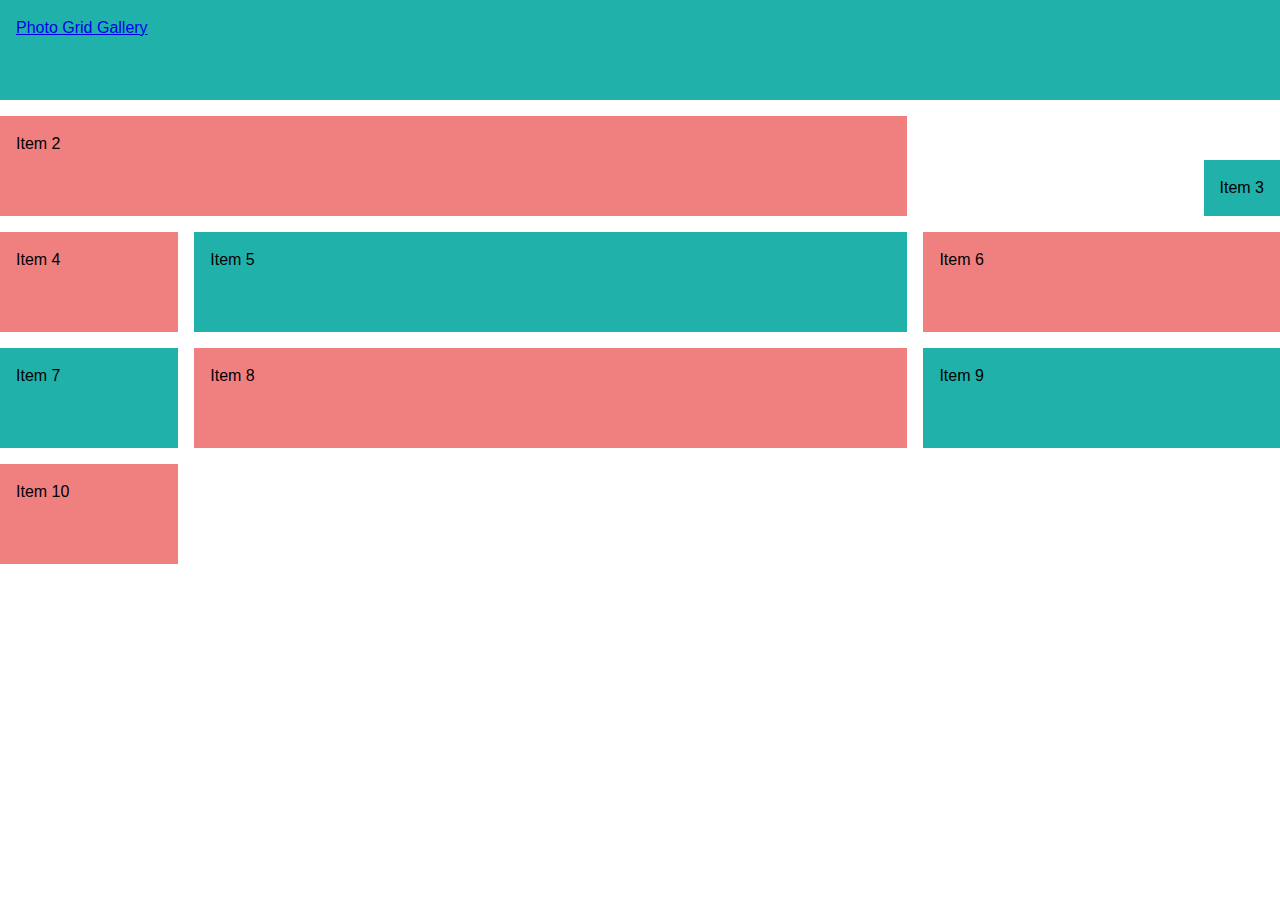
<file: index.html>
<!DOCTYPE html>
<html lang="en">
<head>
    <meta charset="UTF-8">
    <meta name="viewport" content="width=device-width, initial-scale=1.0">
    <link rel="stylesheet" href="css/styles.css">
    <title>CSS Grid</title>
</head>
<body>
    <div class="grid-container">
        <div class="grid-item item1"><a href="gallery.html">Photo Grid Gallery</a></div>
        <div class="grid-item item2">Item 2</div>
        <div class="grid-item item3">Item 3</div>
        <div class="grid-item item4">Item 4</div>
        <div class="grid-item item5">Item 5</div>
        <div class="grid-item item6">Item 6</div>
        <div class="grid-item item7">Item 7</div>
        <div class="grid-item item8">Item 8</div>
        <div class="grid-item item9">Item 9</div>
        <div class="grid-item item10">Item 10</div>
    </div>
    
</body>
</html>
</file>
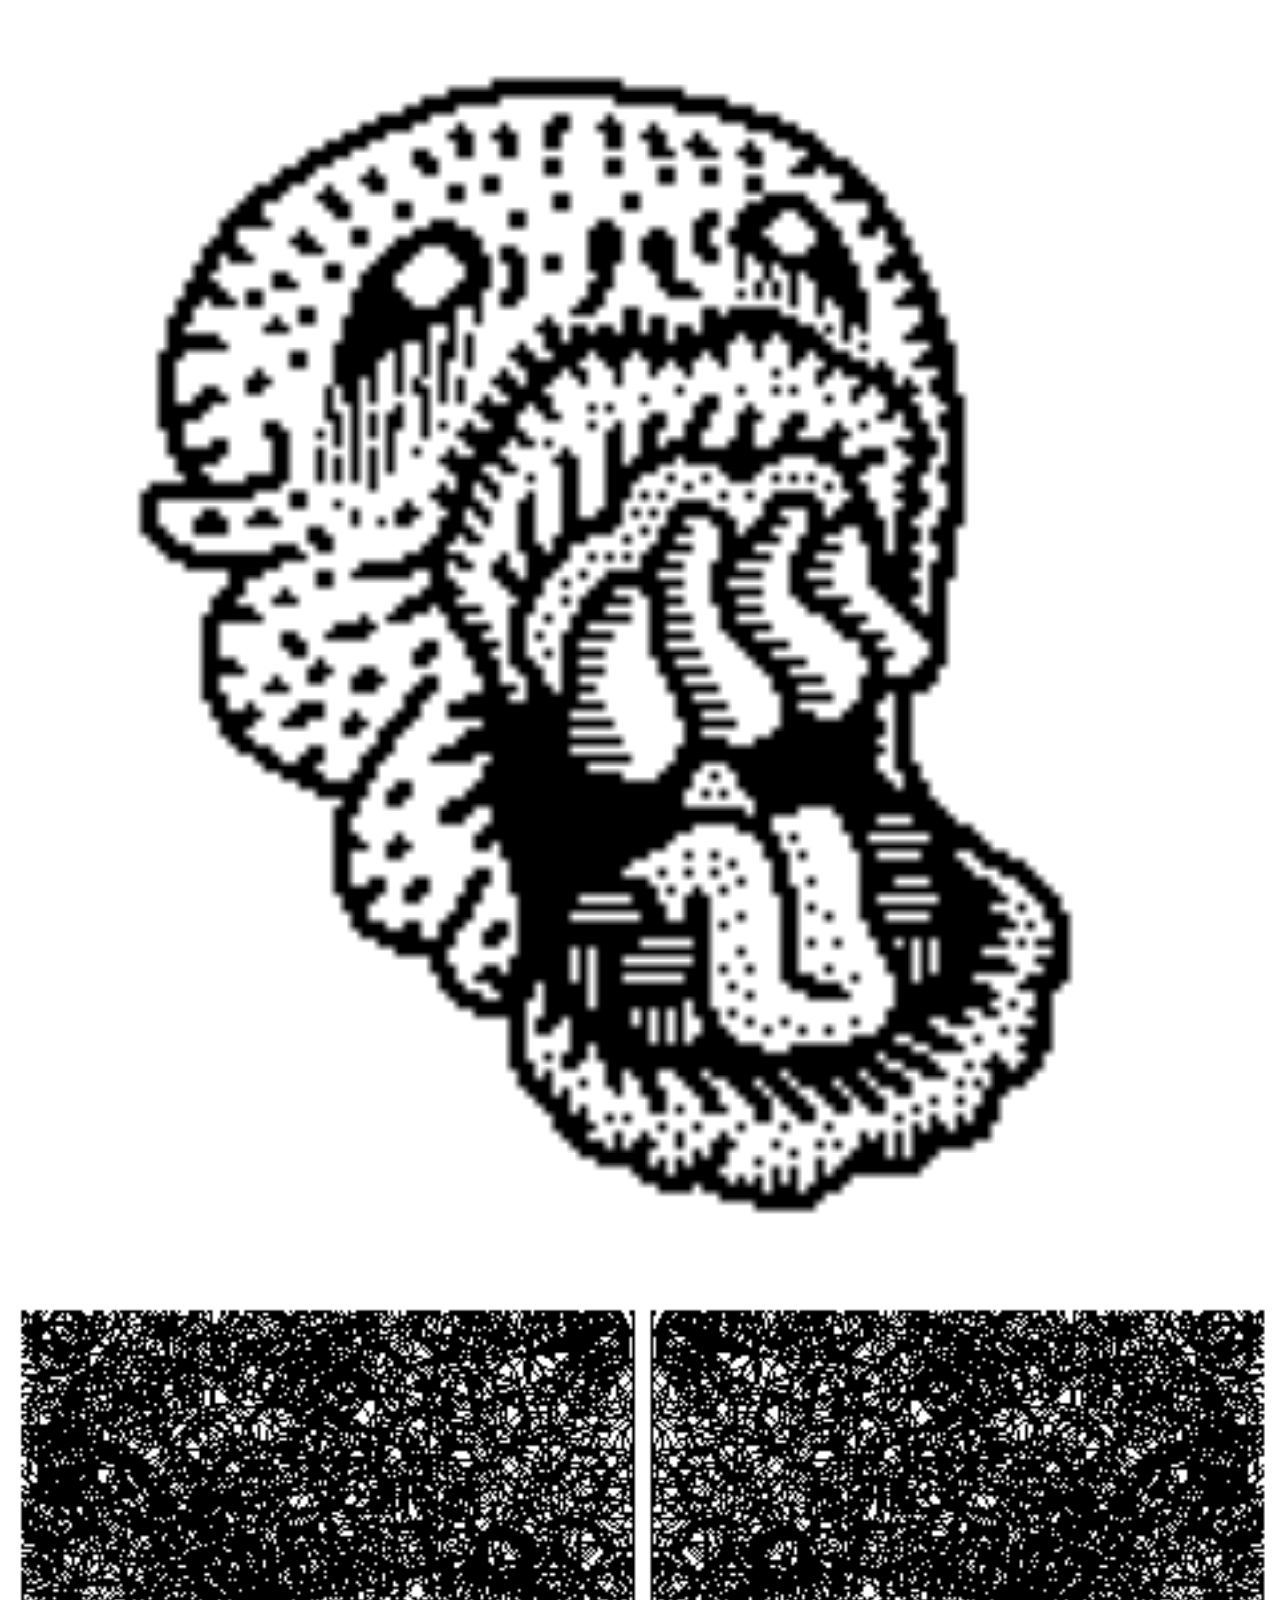
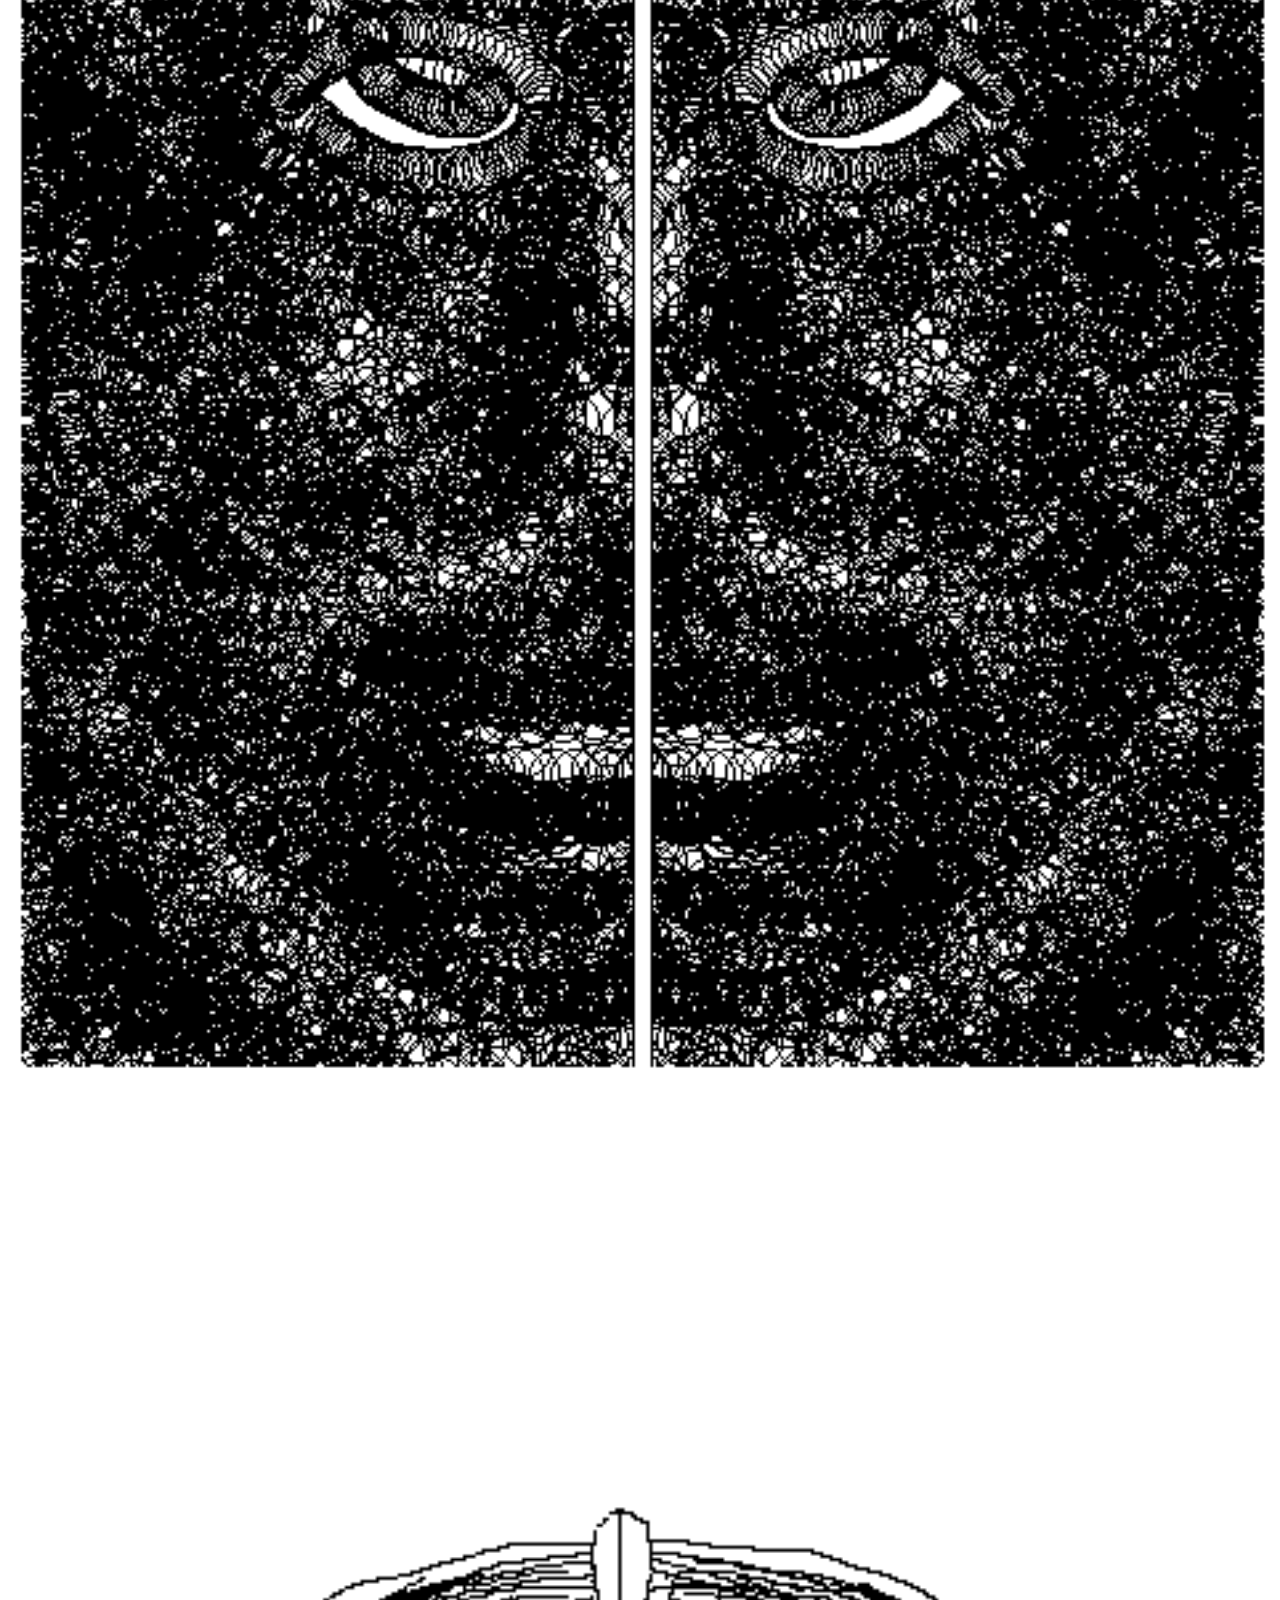
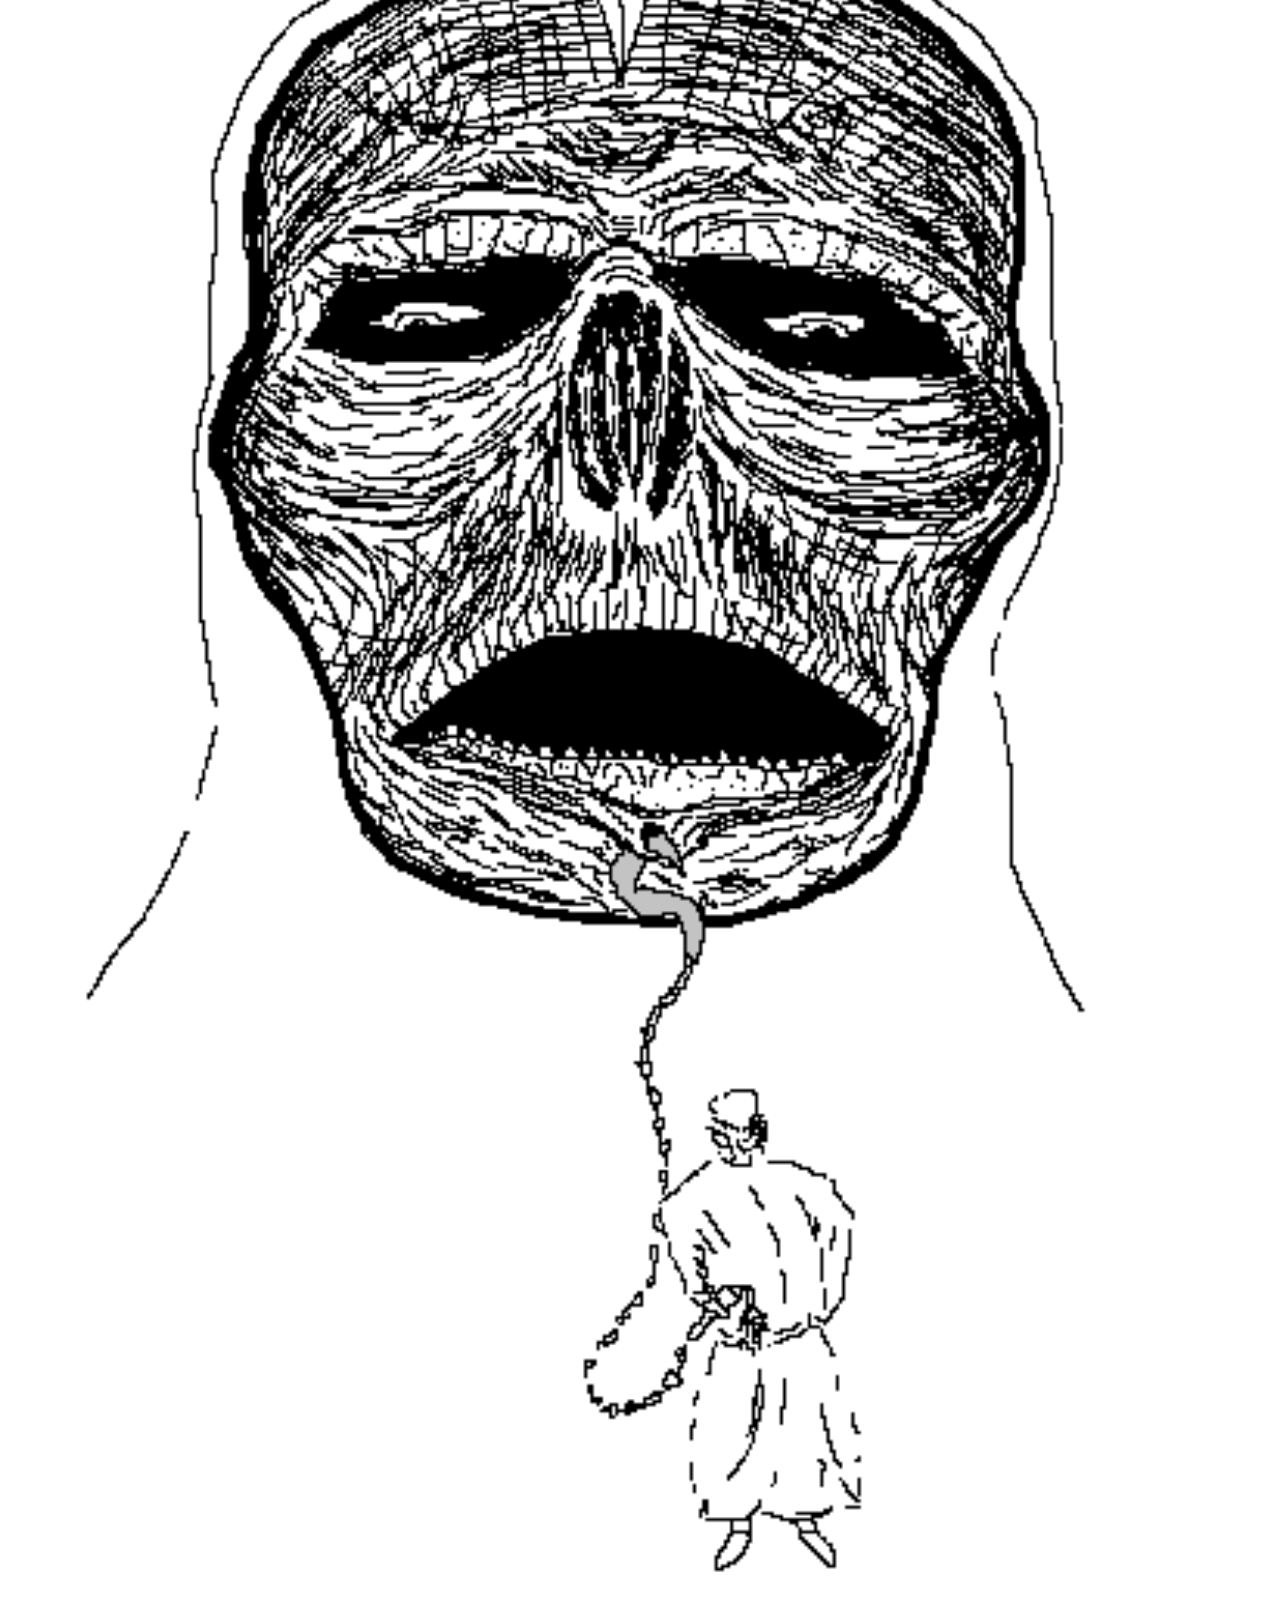
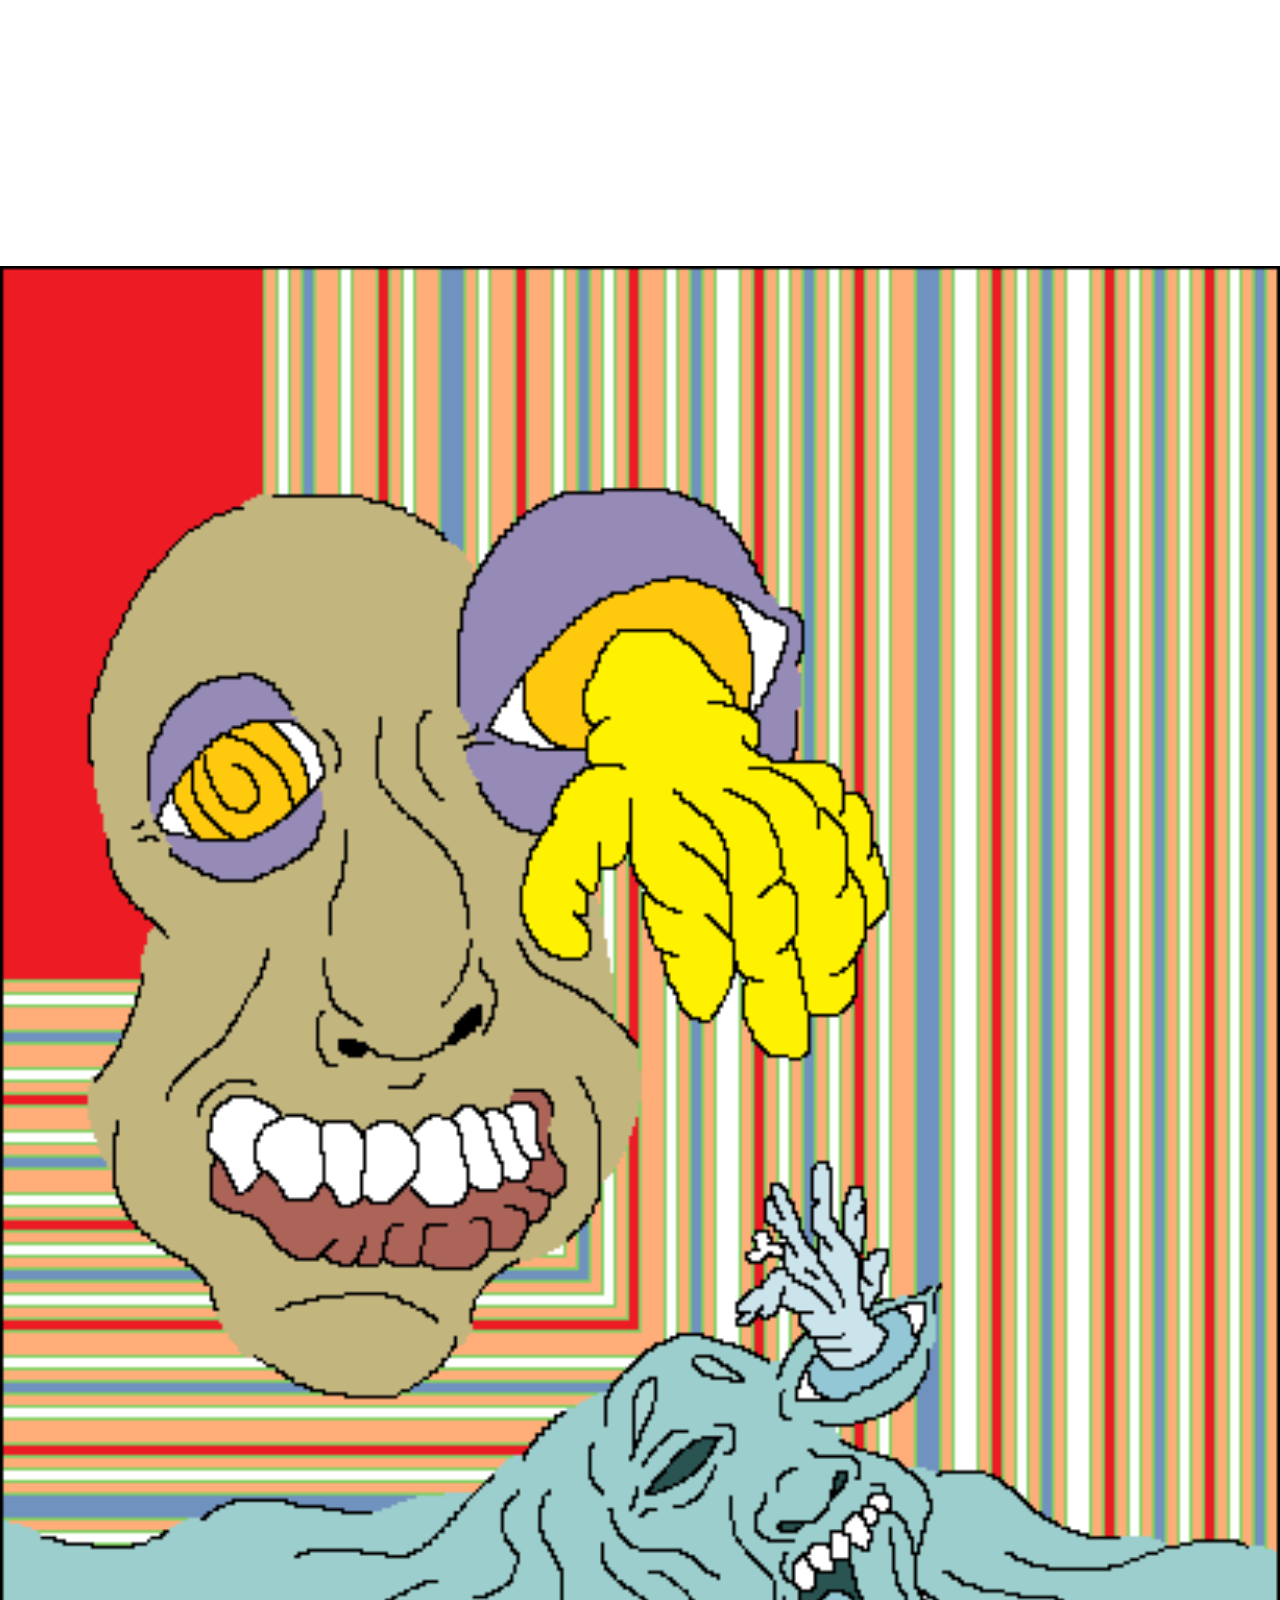
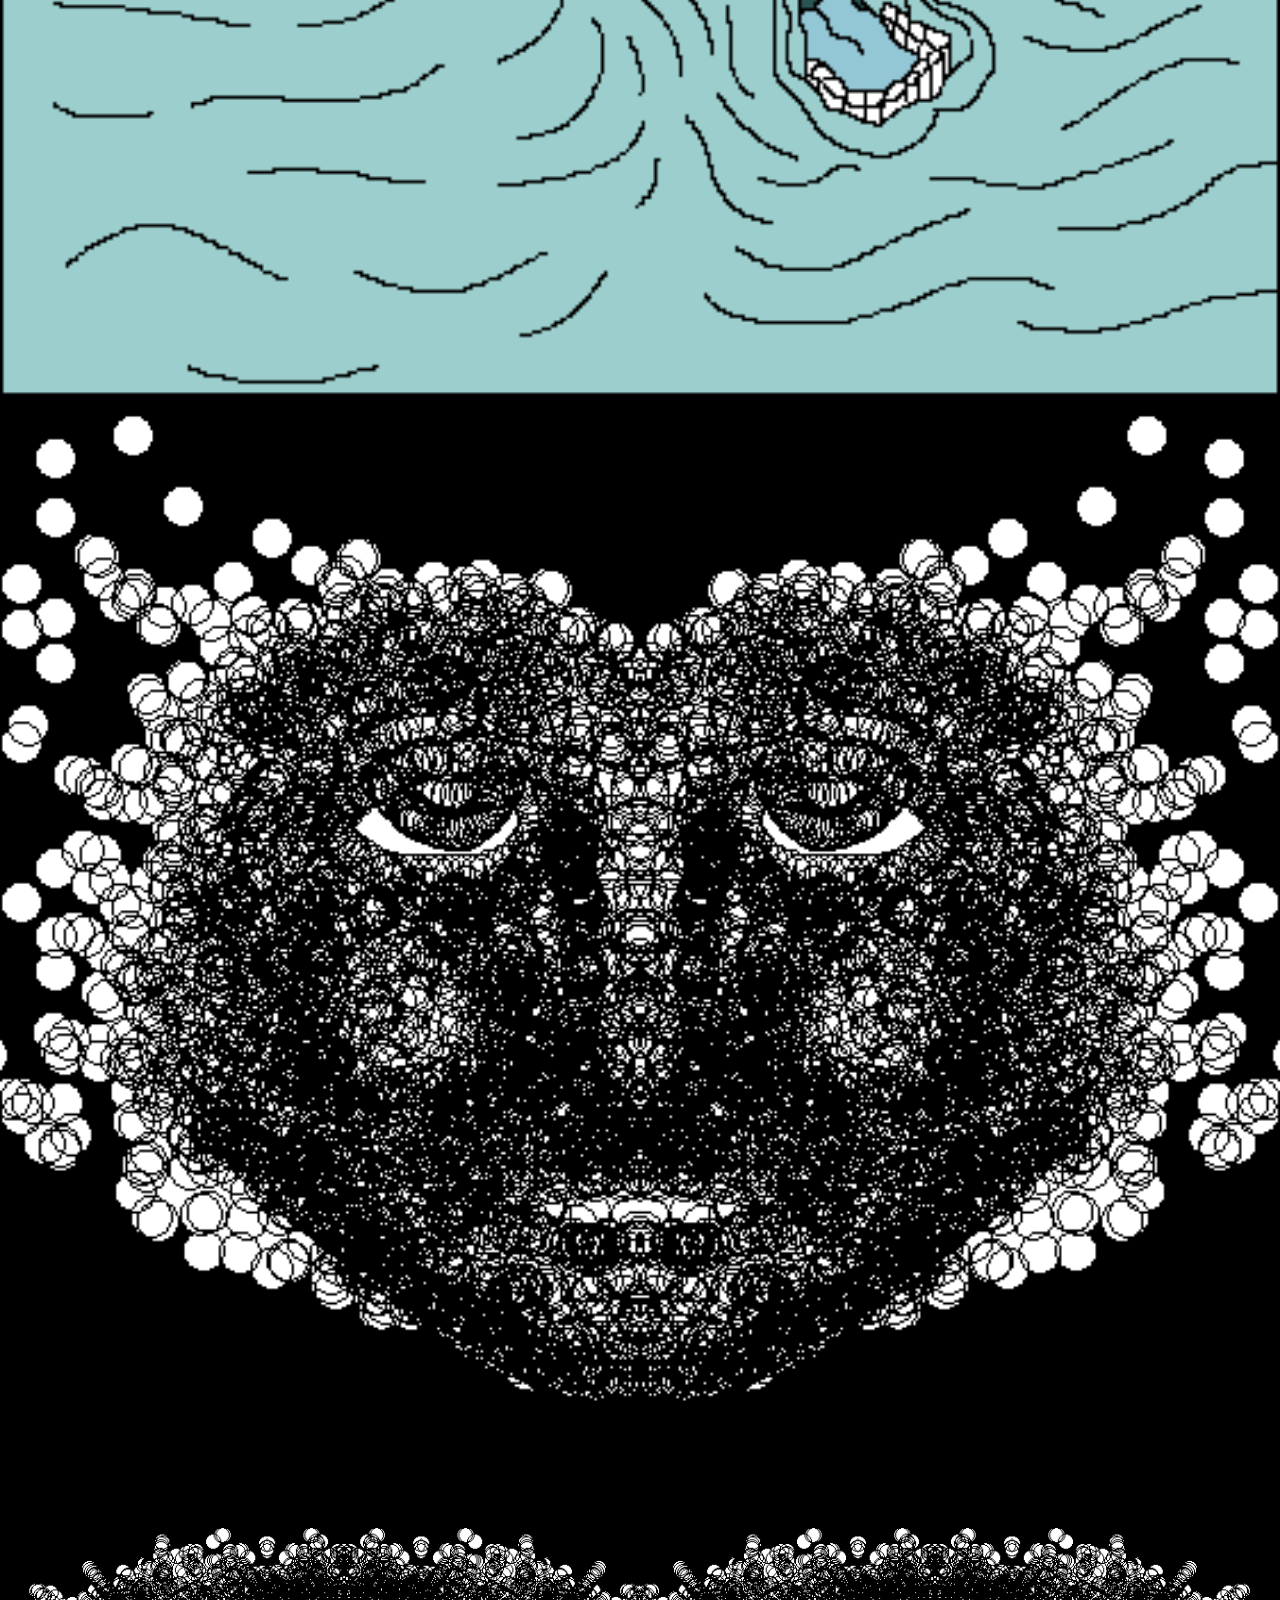
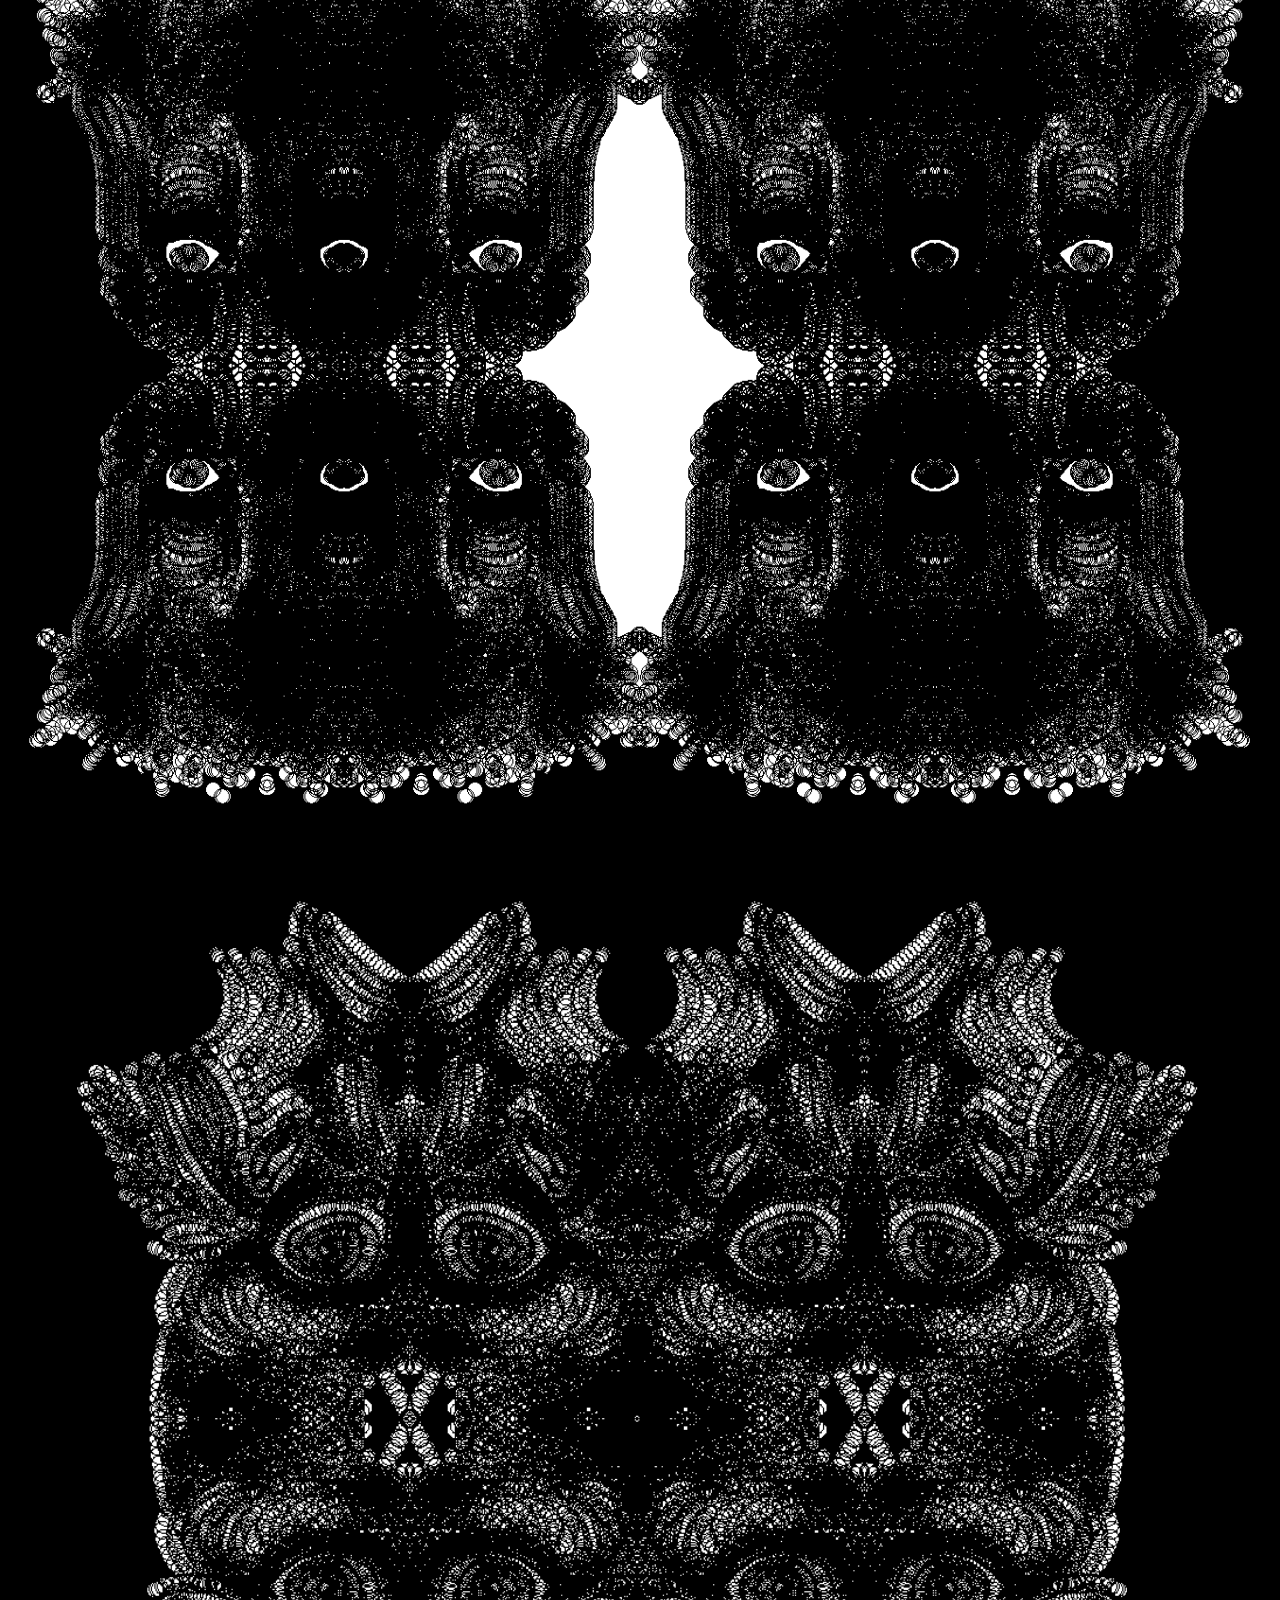
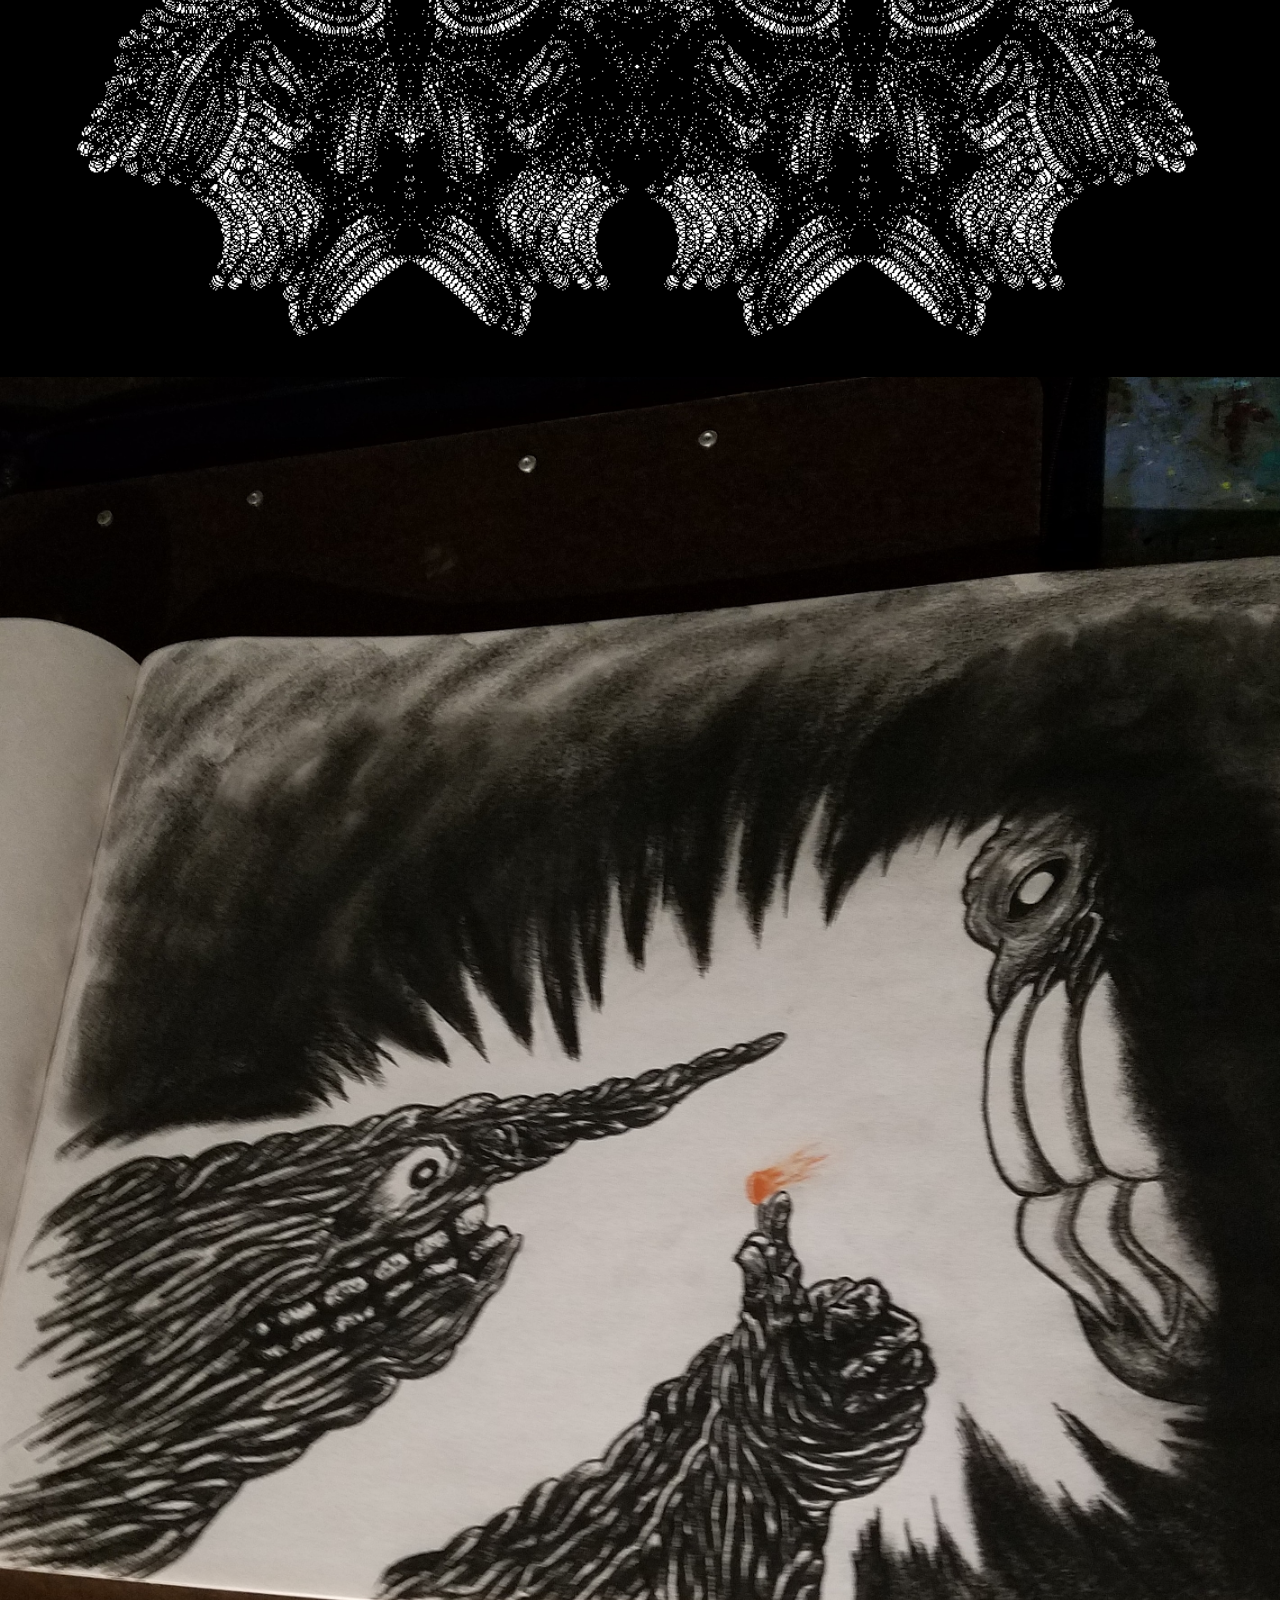
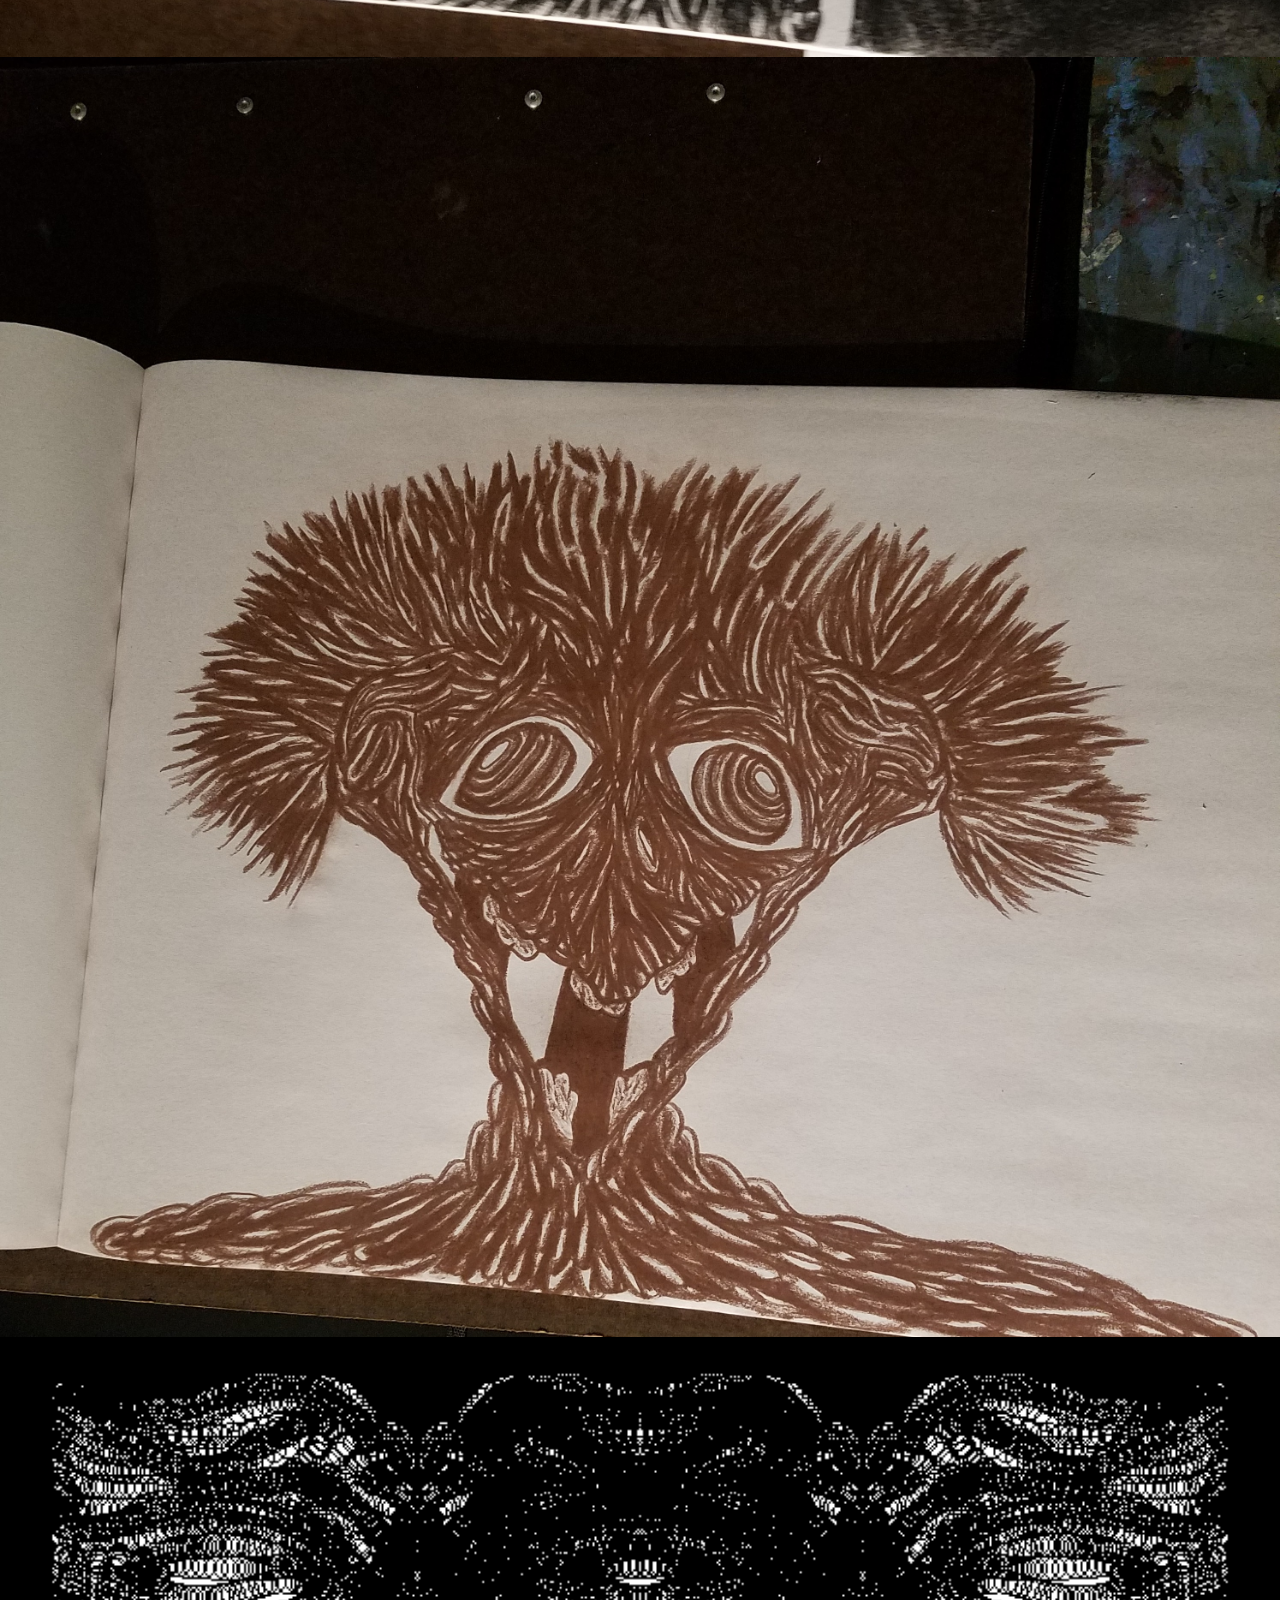
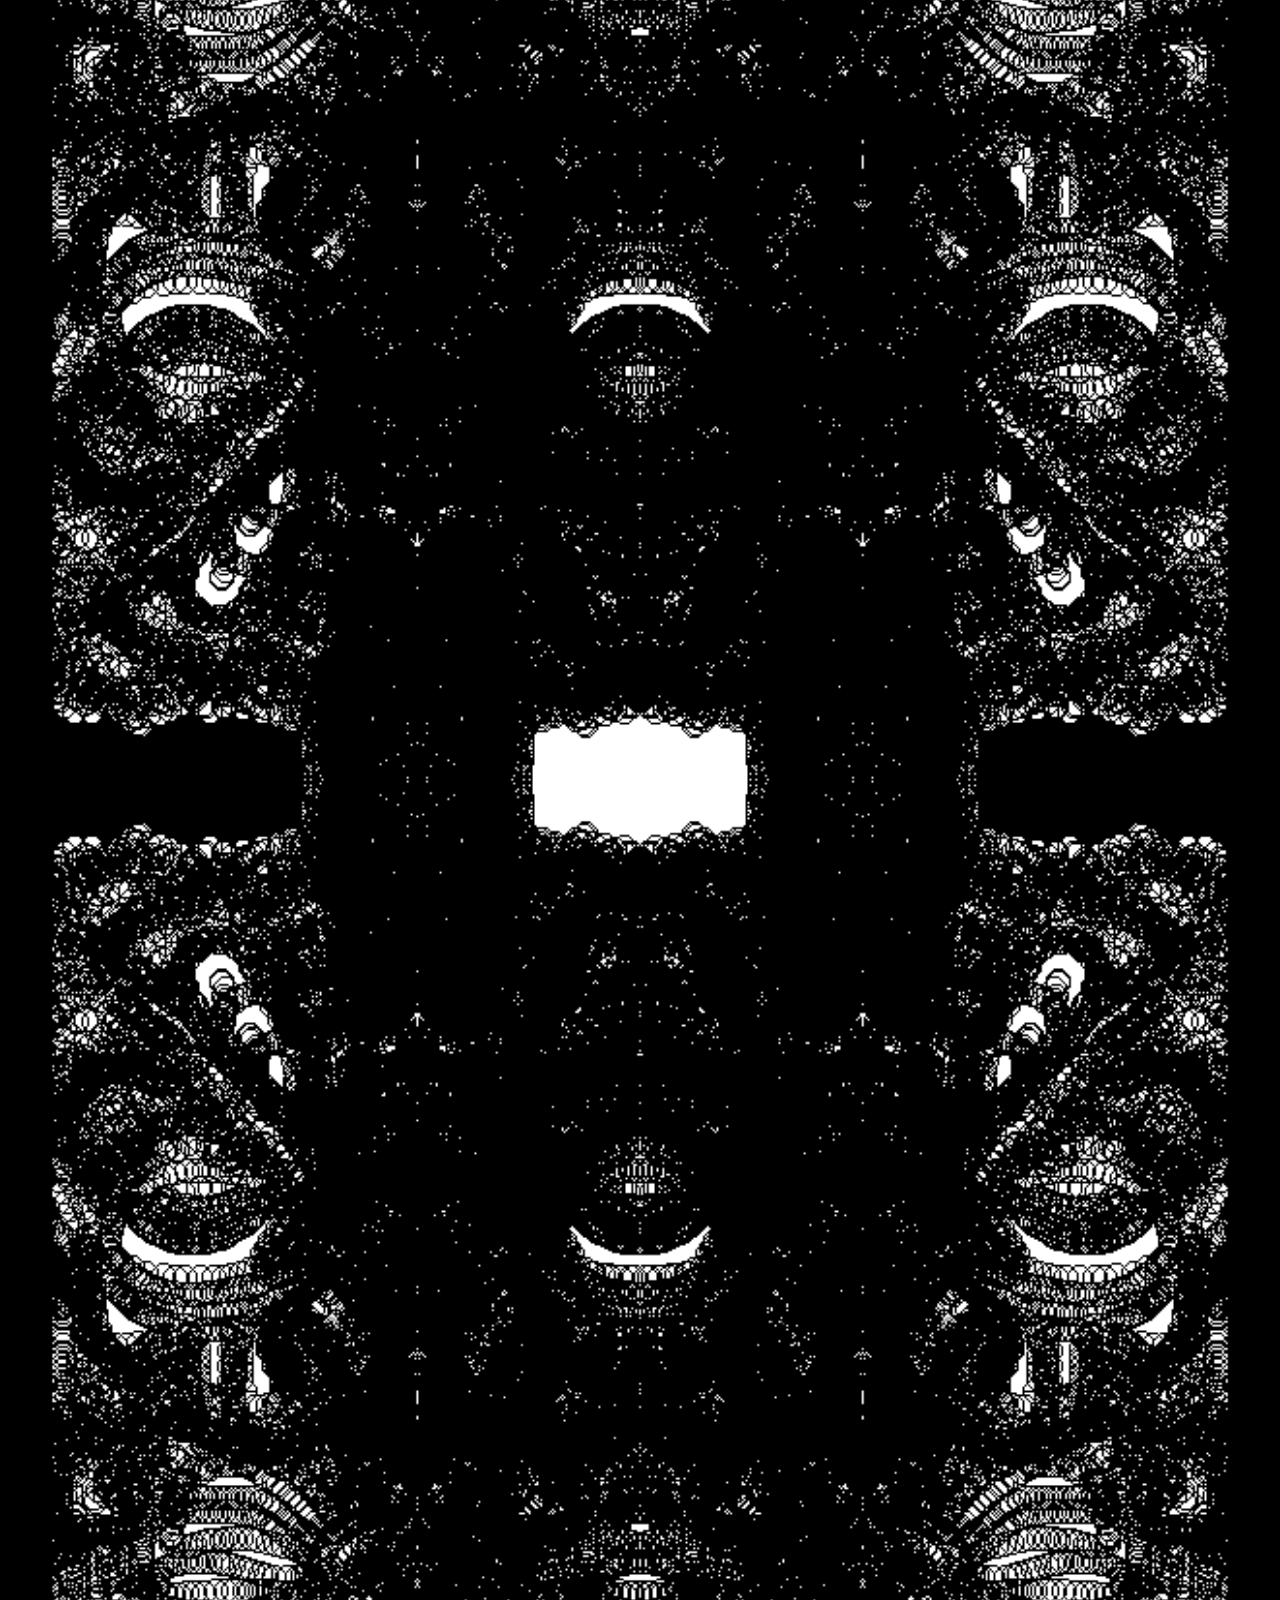
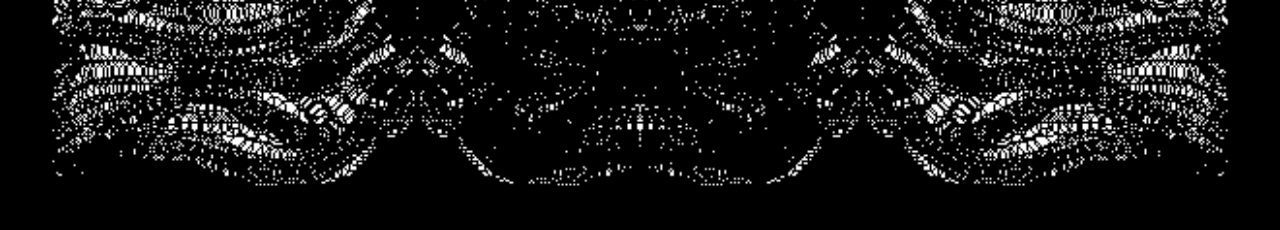
<file: gallery.html>
<!DOCTYPE html>
<html lang="en">
<head>
    <meta charset="UTF-8">
    <meta name="viewport" content="width=device-width, initial-scale=1.0">
    <link rel="stylesheet" href="css/styles.css">
    <title>Gallery</title>
</head>
<body>
<div class="galllery-grid">
    <img src="img/Bitethehand.png" alt="mspain" class="gallery-img">
    <img src="img/circlefacespace.png" alt="mspain" class="gallery-img">
    <img src="img/demonthinginfin.png" alt="mspain" class="gallery-img">
    <img src="img/handtohand.png" alt="mspain" class="gallery-img">
    <img src="img/mspaintisgoodface.png" alt="mspain" class="gallery-img">
    <img src="img/mspaintisgoodLOOK.png" alt="mspain" class="gallery-img">
    <img src="img/mspaintisgoodskull.png" alt="mspain" class="gallery-img">
    <img src="img/shadow.jpg" alt="mspain" class="gallery-img">
    <img src="img/silly.jpg" alt="mspain" class="gallery-img">
    <img src="img/unknown.png" alt="mspain" class="gallery-img">
</div>
</body>
</html>
</file>
<file: css/styles.css>
html {
  font-family: 100%;
  line-height: 1.5rem;
  box-sizing: border-box;
  font-family: Arial, Helvetica, sans-serif;
}
body {
  margin: 0 auto;
  padding: 0;
  min-height: 100vh;
  max-width: 1400px;
}

*,
*::before,
*::after {
  box-sizing: inherit;
}

img {
  width: 100%;
  height: auto;
  display: block;
}

.grid-container > div {
  padding: 1rem;
  background-color: lightcoral;
}

.grid-container > div:nth-child(odd) {
  background-color: lightseagreen;
}

.grid-container {
  display: grid;
  grid-template-columns: 1fr 1fr 1fr;
  grid-template-columns: repeat(9, 1fr);
  grid-template-columns: 1fr 4fr 2fr;

  grid-template-rows: minmax(100px, auto); minmax(100px, auto); minmax(400px, auto);

  grid-auto-rows: minmax(100px, auto);
  grid-gap: 1rem; 
  align-items: center;
  align-items: end;
  align-items: start;
  align-items: stretch;

  justify-items: center;
  justify-items: end;
  justify-items: start;
  justify-items: stretch;
}

.item1 {
  grid-column-start: 1;
  grid-column-end: -1;
  
}
 

.item2 {
  grid-column-start: 1;
  grid-column-end: 3;
  grid-row: 2;

}
.item3 {
  align-self: end;
  justify-self: end;
}
.gallery-grid {
  display: grid;
  grid-template-columns: 1fr 1fr 1fr;
  grid-template-columns:repeat(3, 1fr) ;
  grid-template-columns: repeat(auto-fit, minmax(300px, 1fr));
  grid-gap: .5rem; 

}
.gallery-img {
height: 100%;
object-fit: cover;

}
</file>
